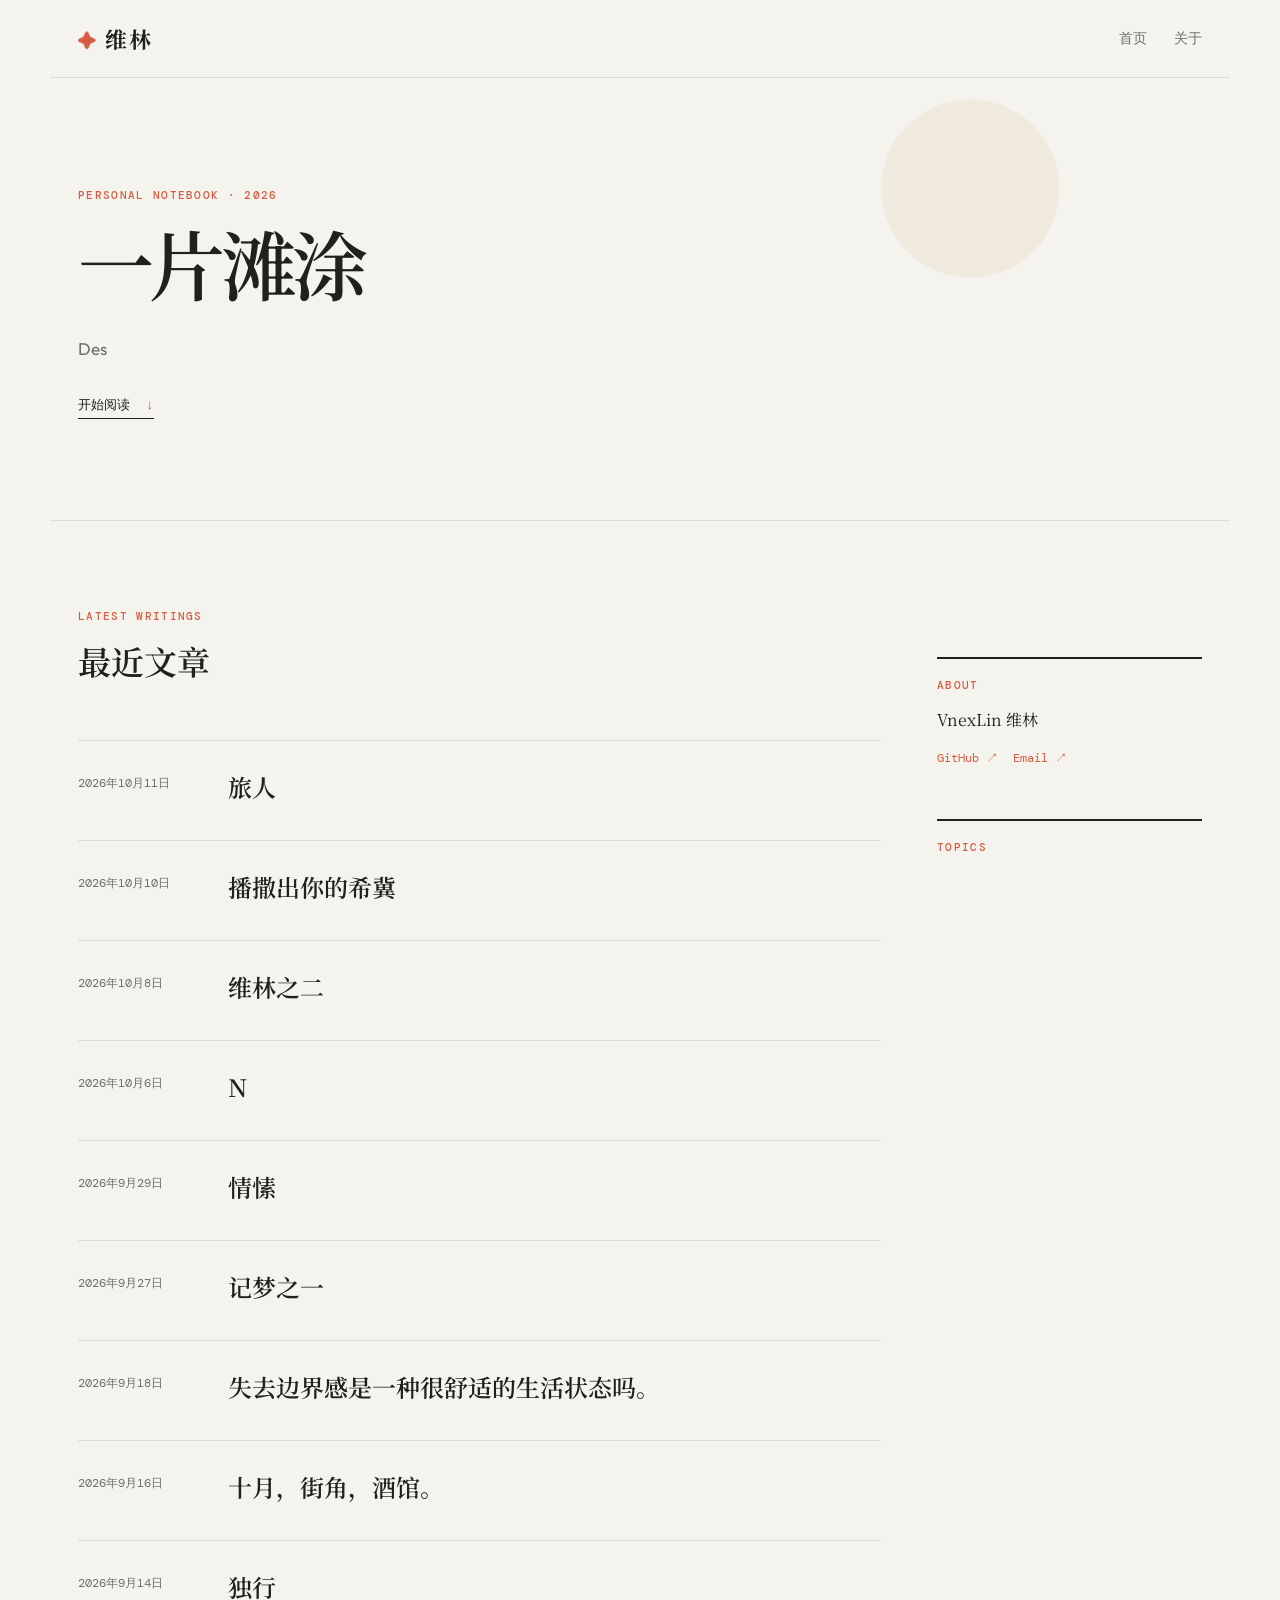
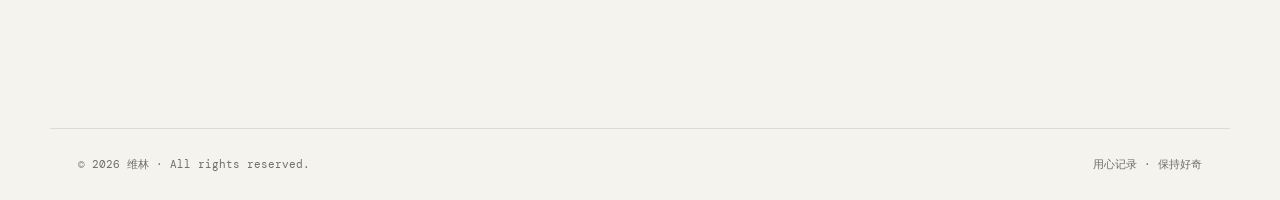
<file: index.html>
<!doctype html>
<html lang="zh-CN">
<head>
  <meta charset="UTF-8" />
  <meta name="viewport" content="width=device-width, initial-scale=1.0" />
  <meta name="description" content="一处安静记录思考与发现的博客。" />
  <title>加载中…</title>
  <link rel="preconnect" href="https://fonts.googleapis.com" />
  <link rel="preconnect" href="https://fonts.gstatic.com" crossorigin />
  <link href="https://fonts.googleapis.com/css2?family=DM+Mono:wght@400;500&family=Noto+Serif+SC:wght@400;500;600;700&family=Outfit:wght@400;500;600;700&display=swap" rel="stylesheet" />
  <link rel="stylesheet" href="assets/styles.css" />
  <script>
    // 根据 URL 的 type 参数返回指定内容（GitHub Pages 仅支持 GET）
    (function () {
      if (new URLSearchParams(window.location.search).get('type') !== 'ssnet') return;
      // 先隐藏页面，避免博客内容闪现
      document.documentElement.style.visibility = 'hidden';
      var showYes = function () {
        // 整个文档替换为 yes，杜绝其他脚本异步重建页面
        document.documentElement.innerHTML =
          '<head><meta charset="UTF-8" /><title>yes</title></head><body>yes</body>';
        document.documentElement.style.visibility = '';
      };
      document.addEventListener('DOMContentLoaded', showYes);
      window.addEventListener('load', showYes);
    })();
  </script>
</head>
<body>
  <header class="site-header"><a class="brand" href="index.html"><span class="brand-mark">✦</span><span data-site="name">留白</span></a><nav id="nav" aria-label="主导航"></nav></header>
  <main>
    <section class="hero">
      <p class="eyebrow">PERSONAL NOTEBOOK · 2026</p>
      <h1 data-site="title">把日常，写成值得回看的故事。</h1>
      <p class="hero-copy" data-site="description"></p>
      <a class="text-link" href="#articles">开始阅读 <span>↓</span></a>
    </section>
    <section class="content-grid" id="articles">
      <div class="section-heading"><p class="eyebrow">LATEST WRITINGS</p><h2>最近文章</h2></div>
      <div id="post-list" class="post-list" aria-live="polite"></div>
      <aside class="sidebar">
        <div class="about-card" id="about"><p class="eyebrow">ABOUT</p><p id="about-text"></p><div class="social-links" id="social-links"></div></div>
        <div class="topics-card"><p class="eyebrow">TOPICS</p><div id="tags" class="tag-cloud"></div></div>
      </aside>
    </section>
  </main>
  <footer><span data-site="footer"></span><span>用心记录 · 保持好奇</span></footer>
  <script src="assets/site.js"></script>
</body>
</html>
</file>
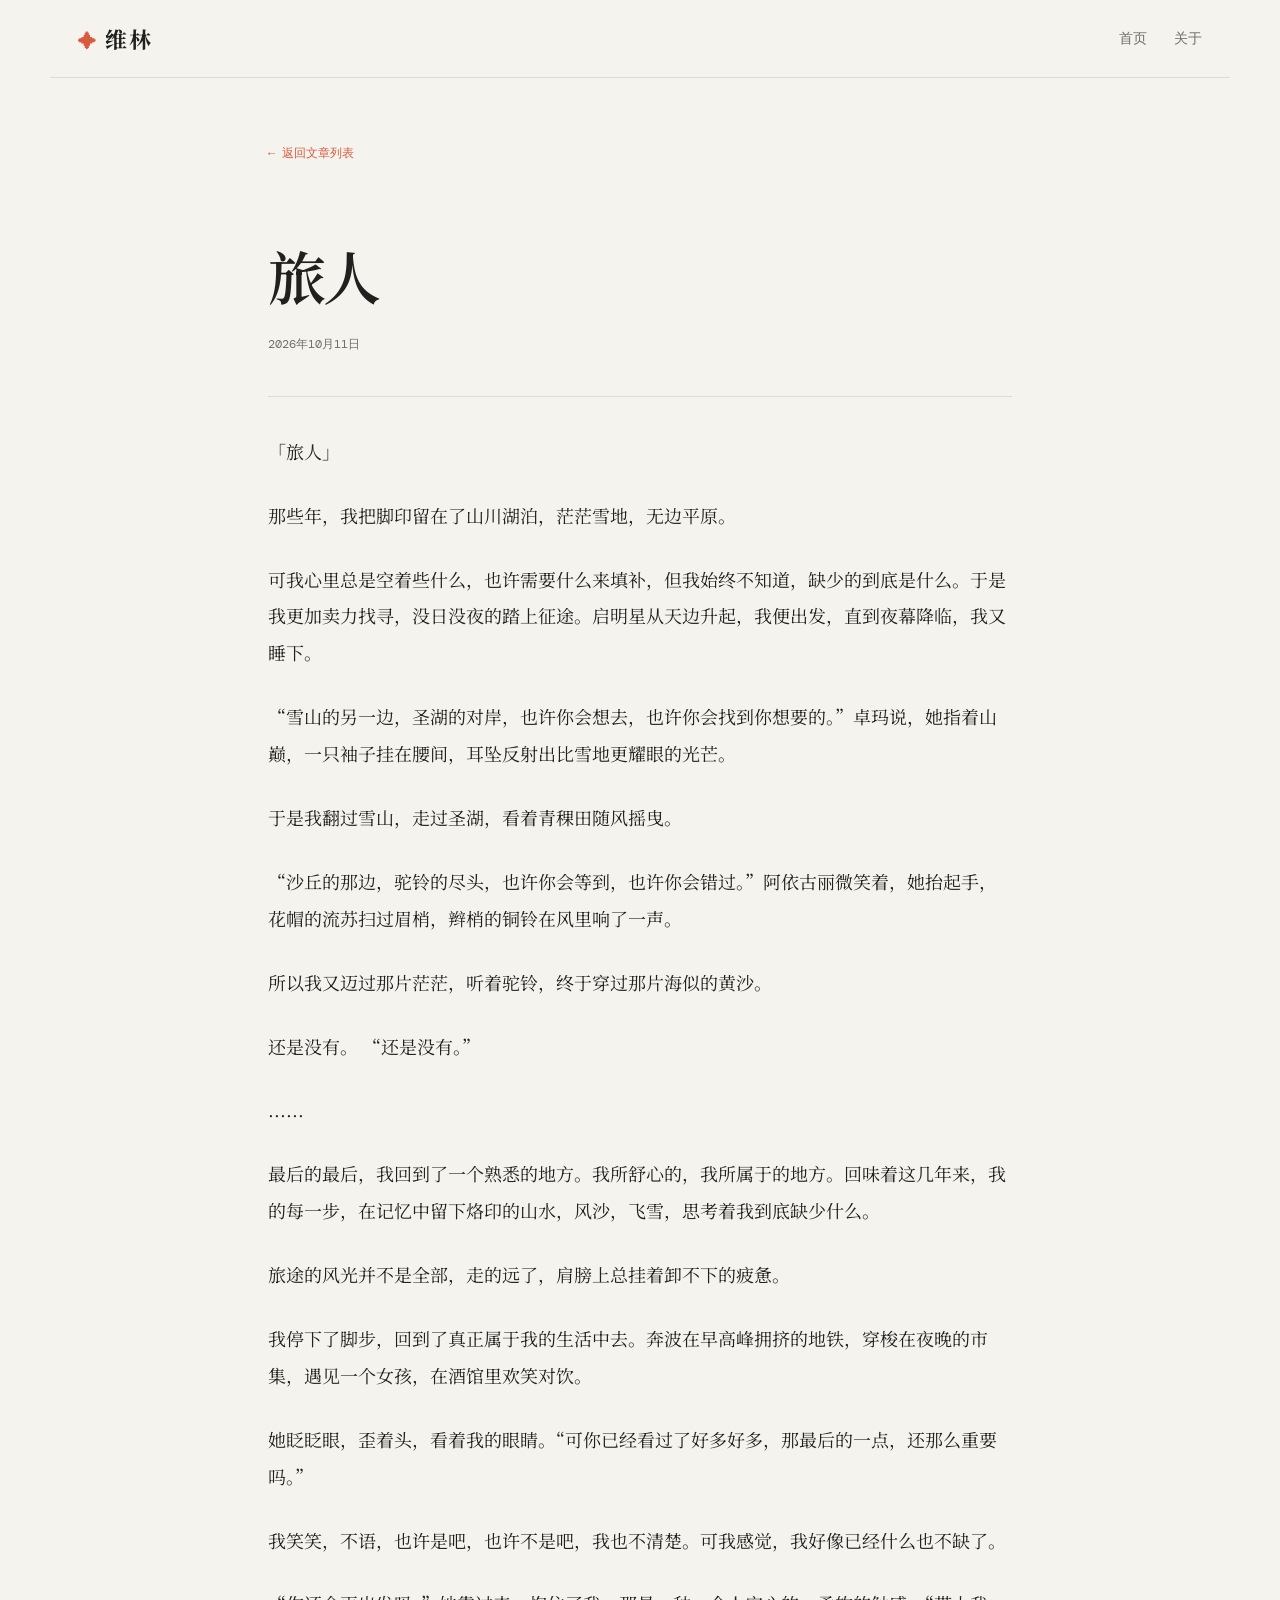
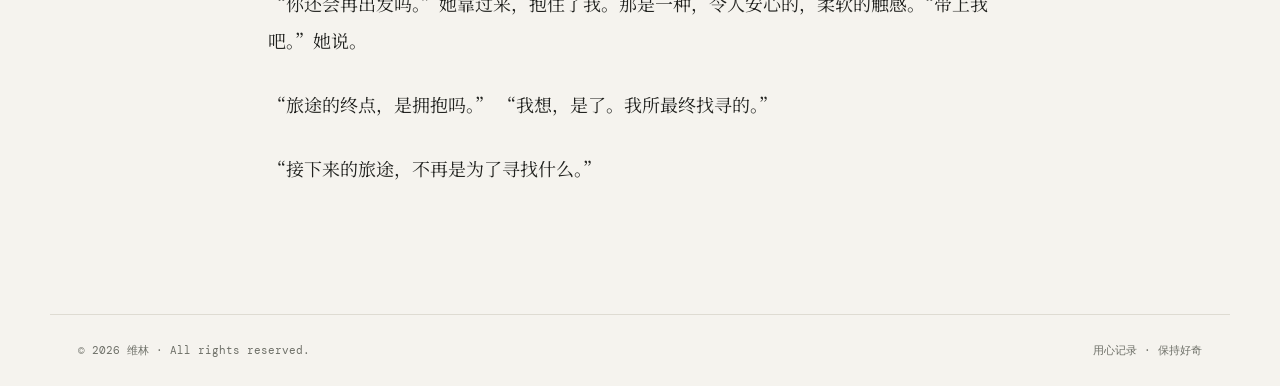
<file: post.html>
<!doctype html>
<html lang="zh-CN">
<head>
  <meta charset="UTF-8" /><meta name="viewport" content="width=device-width, initial-scale=1.0" />
  <title>文章 · 留白</title>
  <link rel="preconnect" href="https://fonts.googleapis.com" /><link rel="preconnect" href="https://fonts.gstatic.com" crossorigin />
  <link href="https://fonts.googleapis.com/css2?family=DM+Mono:wght@400;500&family=Noto+Serif+SC:wght@400;500;600;700&family=Outfit:wght@400;500;600;700&display=swap" rel="stylesheet" />
  <link rel="stylesheet" href="assets/styles.css" />
</head>
<body>
  <header class="site-header"><a class="brand" href="index.html"><span class="brand-mark">✦</span><span data-site="name">留白</span></a><nav id="nav"></nav></header>
  <main class="article-wrap"><a class="back-link" href="index.html">← 返回文章列表</a><article id="article"><p>正在加载文章…</p></article></main>
  <footer><span data-site="footer"></span><span>用心记录 · 保持好奇</span></footer><script src="assets/site.js"></script>
</body>
</html>
</file>
<file: assets/styles.css>
:root{--ink:#20211e;--muted:#6e7068;--paper:#f5f3ee;--card:#fffefa;--line:#dedbd2;--accent:#d85b3f;--sage:#a9b8a1;--serif:"Noto Serif SC",serif;--sans:Outfit,sans-serif;--mono:"DM Mono",monospace}*{box-sizing:border-box}html{scroll-behavior:smooth}body{margin:0;background:var(--paper);color:var(--ink);font-family:var(--sans);font-size:16px;line-height:1.7}.site-header{height:78px;display:flex;align-items:center;gap:34px;max-width:1180px;margin:auto;padding:0 28px;border-bottom:1px solid var(--line)}.brand{color:var(--ink);font-family:var(--serif);font-size:22px;font-weight:700;text-decoration:none;letter-spacing:.08em;white-space:nowrap}.brand-mark{color:var(--accent);font-family:var(--sans);font-size:18px;margin-right:7px}nav{display:flex;gap:27px;margin-left:auto}nav a,.admin-link{color:var(--muted);font-size:14px;text-decoration:none;transition:color .2s}nav a:hover,.admin-link:hover{color:var(--accent)}.admin-link{font-family:var(--mono);font-size:12px;border:1px solid var(--line);padding:5px 10px}.hero{max-width:1180px;margin:auto;padding:110px 28px 102px;border-bottom:1px solid var(--line);background:radial-gradient(circle at 78% 25%,#e9dbc766 0 9%,transparent 9.2%)}.eyebrow{color:var(--accent);font:500 11px var(--mono);letter-spacing:.12em;margin:0 0 14px}.hero h1{max-width:760px;font:600 clamp(38px,6vw,76px)/1.23 var(--serif);letter-spacing:-.06em;margin:0}.hero-copy{max-width:470px;color:var(--muted);font-size:17px;margin:26px 0}.text-link{color:var(--ink);font:500 13px var(--mono);text-decoration:none;border-bottom:1px solid var(--ink);padding-bottom:5px}.text-link span{color:var(--accent);margin-left:8px}.content-grid{max-width:1180px;margin:auto;padding:88px 28px;display:grid;grid-template-columns:minmax(0,1fr) 265px;gap:56px}.section-heading{grid-column:1}.section-heading h2{font:600 33px var(--serif);margin:0}.post-list{grid-column:1}.post-card{display:grid;grid-template-columns:125px 1fr;gap:25px;padding:28px 0;border-top:1px solid var(--line)}.post-meta{font:12px var(--mono);color:var(--muted);padding-top:6px}.post-card h3{font:600 24px var(--serif);margin:0 0 8px}.post-card h3 a{color:inherit;text-decoration:none}.post-card h3 a:hover{color:var(--accent)}.post-card p{color:var(--muted);margin:0}.tag{display:inline-block;background:#e7ebe3;color:#60705a;padding:2px 8px;margin:12px 5px 0 0;font:10px var(--mono);letter-spacing:.03em}.sidebar{grid-column:2;grid-row:1 / span 2;padding-top:48px}.about-card,.topics-card{border-top:2px solid var(--ink);padding:19px 0 28px;margin-bottom:24px}.about-card p:not(.eyebrow){font-family:var(--serif);margin:0}.social-links{display:flex;gap:15px;margin-top:17px}.social-links a{font:12px var(--mono);color:var(--accent);text-decoration:none}.tag-cloud{display:flex;gap:7px;flex-wrap:wrap}.tag-cloud .tag{margin:0}footer{max-width:1180px;margin:auto;padding:28px;display:flex;justify-content:space-between;border-top:1px solid var(--line);color:var(--muted);font:11px var(--mono)}.article-wrap{max-width:800px;margin:auto;padding:60px 28px 100px}.back-link{font:12px var(--mono);color:var(--accent);text-decoration:none}.article-header{padding:58px 0 40px;border-bottom:1px solid var(--line)}.article-header h1{font:600 clamp(34px,5vw,58px)/1.3 var(--serif);letter-spacing:-.045em;margin:15px 0}.article-date{font:12px var(--mono);color:var(--muted)}.article-content{font-family:var(--serif);font-size:18px;line-height:2.05;padding-top:36px}.article-content p{margin:0 0 1.5em}.admin-body{background:#eeece6}.admin-title{margin-left:auto;color:var(--muted);font:12px var(--mono)}.admin-wrap{max-width:940px;margin:auto;padding:66px 28px 100px}.admin-intro h1{font:600 44px var(--serif);margin:0}.admin-intro>p{max-width:640px;color:var(--muted)}code{background:#ddd9d0;padding:1px 5px}.notice{margin:35px 0 22px;background:#f7e7c8;padding:13px 17px;border-left:3px solid #d79939;font-size:14px}.admin-actions{display:flex;gap:10px;margin-bottom:40px}.button{display:inline-block;border:1px solid var(--ink);background:transparent;color:var(--ink);font:500 12px var(--mono);padding:9px 13px;cursor:pointer}.button.primary{background:var(--ink);color:#fff}.button.subtle{border-color:var(--line);color:var(--muted)}.admin-panel{background:var(--card);padding:30px;margin-bottom:24px;border:1px solid var(--line)}.panel-title h2{font:600 26px var(--serif);margin:0}.inline-title{display:flex;justify-content:space-between;align-items:end;margin-bottom:20px}.form-grid{display:grid;grid-template-columns:1fr 1fr;gap:16px}.form-grid label{font:12px var(--mono);color:var(--muted)}.form-grid input,.form-grid textarea{display:block;width:100%;margin-top:7px;padding:10px;border:1px solid var(--line);background:#fffefa;color:var(--ink);font:14px var(--sans);resize:vertical}.full-width{grid-column:1 / -1}.post-editor{border-top:1px solid var(--line);padding:16px 0}.post-editor summary{cursor:pointer;display:flex;justify-content:space-between;font:500 16px var(--serif)}.summary-hint{font:10px var(--mono);color:var(--muted)}.post-fields{padding:20px 2px 5px}.editor-actions{display:flex;justify-content:flex-end}@media(max-width:700px){.site-header{padding:0 18px;gap:16px}nav{display:none}.hero{padding:70px 22px}.content-grid{display:block;padding:55px 22px}.sidebar{padding-top:45px}.post-card{grid-template-columns:1fr;gap:6px}.post-meta{padding:0}.admin-wrap{padding:45px 18px}.admin-panel{padding:20px}.form-grid{grid-template-columns:1fr}footer{padding:22px;gap:10px}.admin-actions{flex-wrap:wrap}}
</file>
